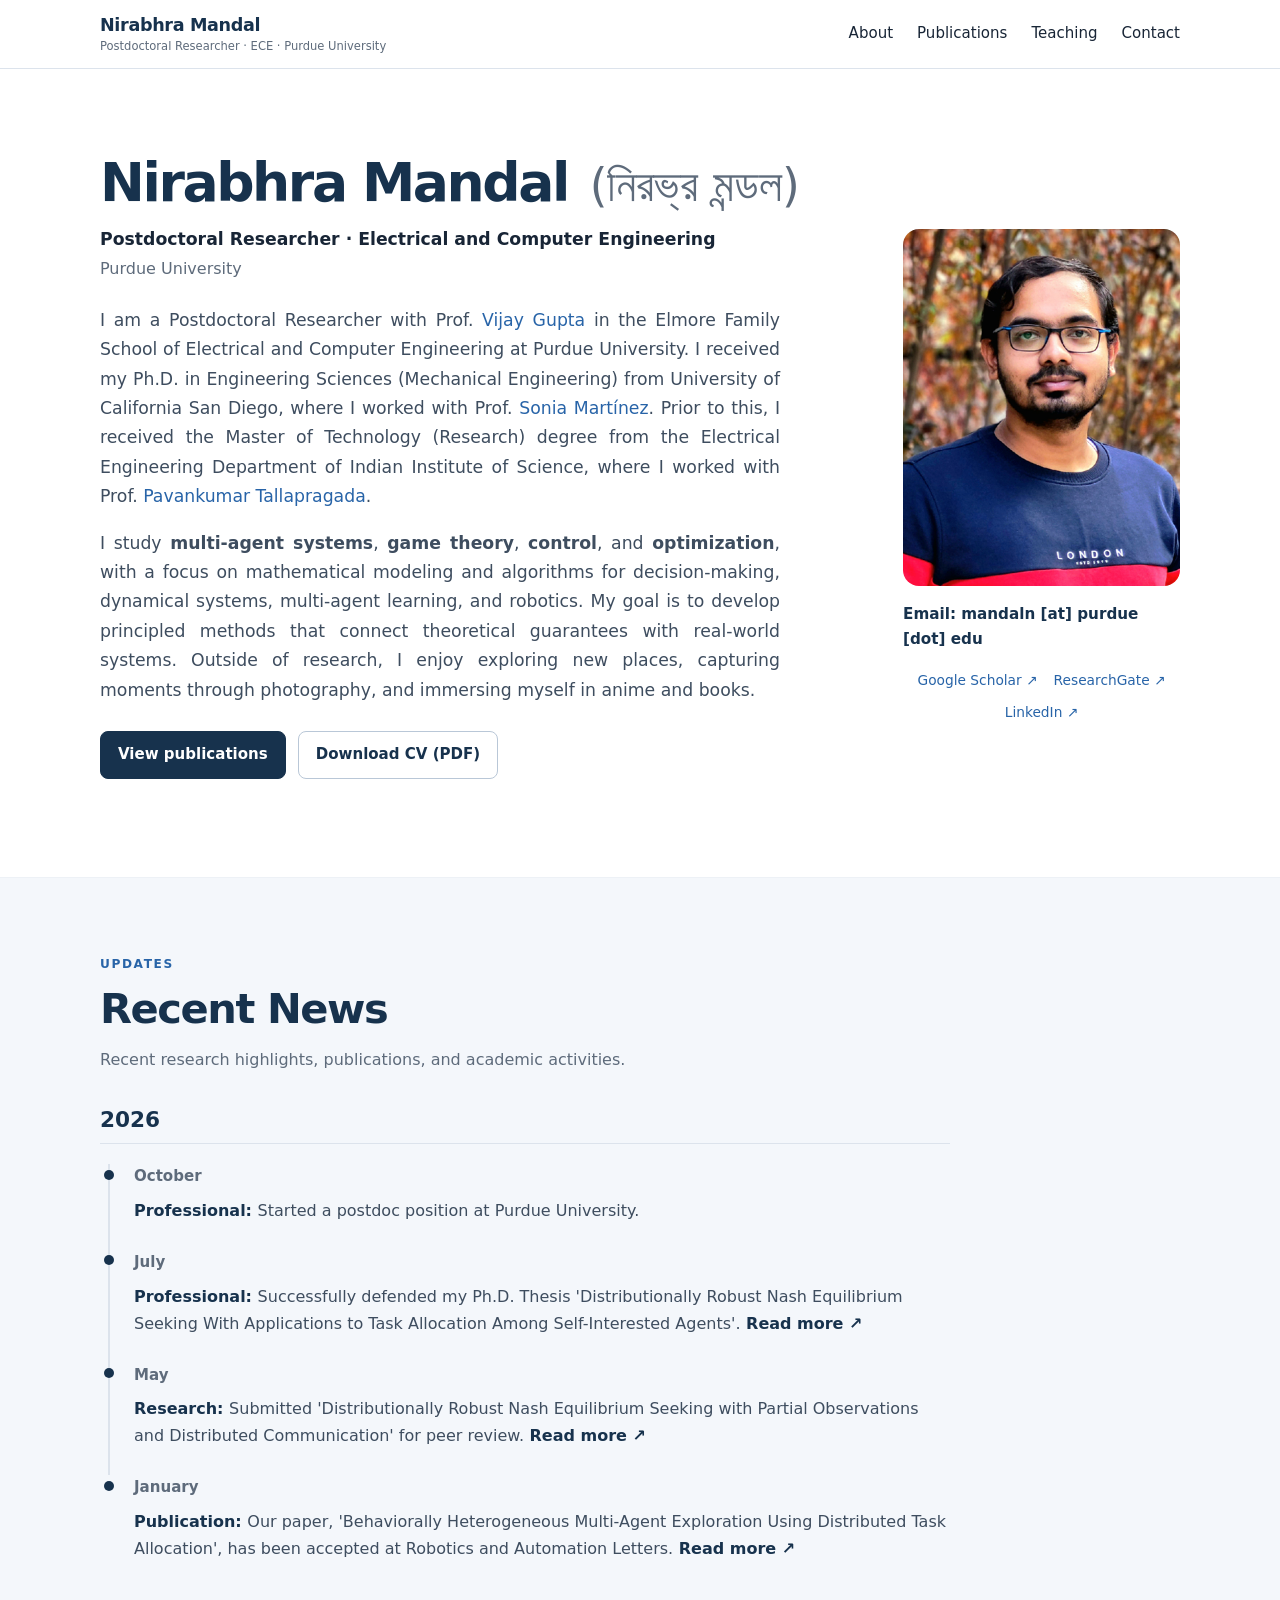
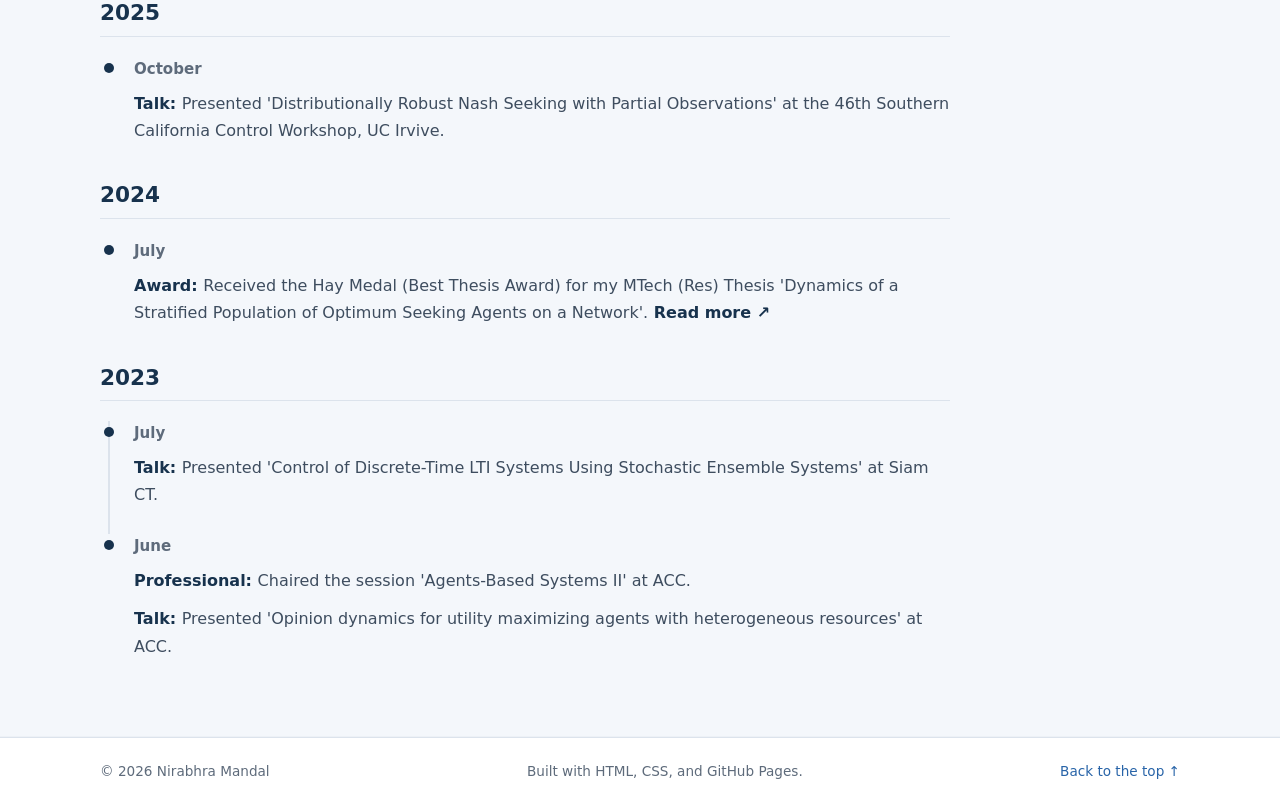
<file: index.html>
<!doctype html>
<html lang="en">
<head>
  <meta charset="utf-8">
  <meta name="viewport" content="width=device-width, initial-scale=1">
  <meta name="description" content="Academic website and publications of Nirabhra Mandal.">
  <title>About | Nirabhra Mandal</title>
  <link rel="stylesheet" href="styles.css">
  <script src="script.js" defer></script>
</head>

<body id="top">
  <a class="skip-link" href="#main">Skip to content</a>

  <header class="site-header">
    <nav class="nav wrap" aria-label="Main navigation">
      <a class="brand" href="index.html">
        <span class="brand-name">
          Nirabhra Mandal <!--<span class="bengali-name">(নিরভ্র মন্ডল)</span> -->
        </span>
        <span class="brand-subtitle">Postdoctoral Researcher · ECE · Purdue University</span>
      </a>

      <button class="nav-toggle" id="nav-toggle" aria-expanded="false" aria-controls="nav-links">Menu</button>

      <div class="nav-links" id="nav-links">
        <a href="index.html" class="active" aria-current="page">About</a>
        <a href="publications.html">Publications</a>
        <a href="teaching.html">Teaching</a>
        <a href="contact.html">Contact</a>
      </div>
    </nav>
  </header>

  <main id="main">
    <section class="hero wrap" id="home">
      <div class="hero-copy">
        <h1>
          Nirabhra Mandal <span class="bengali-name">(নিরভ্র মন্ডল)</span>
        </h1>

        <p class="role">Postdoctoral Researcher · Electrical and Computer Engineering</p>
        <p class="institution">Purdue University</p>

        <p class="intro">I am a Postdoctoral Researcher with Prof. <a href="https://engineering.purdue.edu/Vijay-Gupta" class="no-underline">Vijay Gupta</a> in the Elmore Family School of Electrical and Computer Engineering at Purdue University. I received my Ph.D. in Engineering Sciences (Mechanical Engineering) from University of California San Diego, where I worked with Prof. <a href="https://jacobsschool.ucsd.edu/people/profile/sonia-martinez" class="no-underline">Sonia Martínez</a>. Prior to this, I received the Master of Technology (Research) degree from the Electrical Engineering Department of Indian Institute of Science, where I worked with Prof. <a href="https://pavan-tallapragada.github.io/" class="no-underline">Pavankumar Tallapragada</a>.</p>

        <p class="intro">I study <strong>multi-agent systems</strong>, <strong>game theory</strong>, <strong>control</strong>, and <strong>optimization</strong>, with a focus on mathematical modeling and algorithms for decision-making, dynamical systems, multi-agent learning, and robotics. My goal is to develop principled methods that connect theoretical guarantees with real-world systems. Outside of research, I enjoy exploring new places, capturing moments through photography, and immersing myself in anime and books.</p>

        <div class="hero-actions">
          <a class="button primary" href="publications.html">View publications</a>
          <a class="button secondary" href="assets/cv.pdf">Download CV (PDF)</a>
        </div>
      </div>

      <aside class="profile-column" aria-label="Contact and profile links">
        <div class="profile-photo-container">
          <img
            class="profile-photo"
            src="assets/profile.jpg"
            alt="Portrait of Nirabhra Mandal"
          >
        </div>

        <a class="profile-email" href="mailto:mandaln@purdue.edu">Email: mandaln [at] purdue [dot] edu</a>

        <div class="profile-social-links" aria-label="Academic and professional profiles">
          <a href="https://scholar.google.com/citations?user=F2m01i8AAAAJ&amp;hl=en" target="_blank" rel="noopener noreferrer">Google Scholar ↗</a>
          <a href="https://www.researchgate.net/profile/Nirabhra-Mandal?ev=hdr_xprf" target="_blank" rel="noopener noreferrer">ResearchGate ↗</a>
          <a href="https://www.linkedin.com/in/nirabhra-mandal-a826bb127/" target="_blank" rel="noopener noreferrer">LinkedIn ↗</a>
        </div>
      </aside>
    </section>

    <!-- Recent News -->
    <section class="section section-tint" id="news">
      <div class="wrap">
        <div class="section-heading">
          <p class="eyebrow">Updates</p>
          <h2>Recent News</h2>
          <p class="section-description">
            Recent research highlights, publications, and academic activities.
          </p>
        </div>

        <div class="news-list" id="news-list" aria-live="polite">
          <p>Loading news...</p>
        </div>
      </div>
    </section>
  </main>

  <footer class="site-footer">
    <div class="wrap footer-inner">
      <span>© <span id="year"></span> Nirabhra Mandal</span>
      <span>Built with HTML, CSS, and GitHub Pages.</span>
      <a href="#top">Back to the top ↑</a>
    </div>
  </footer>
</body>
</html>
</file>
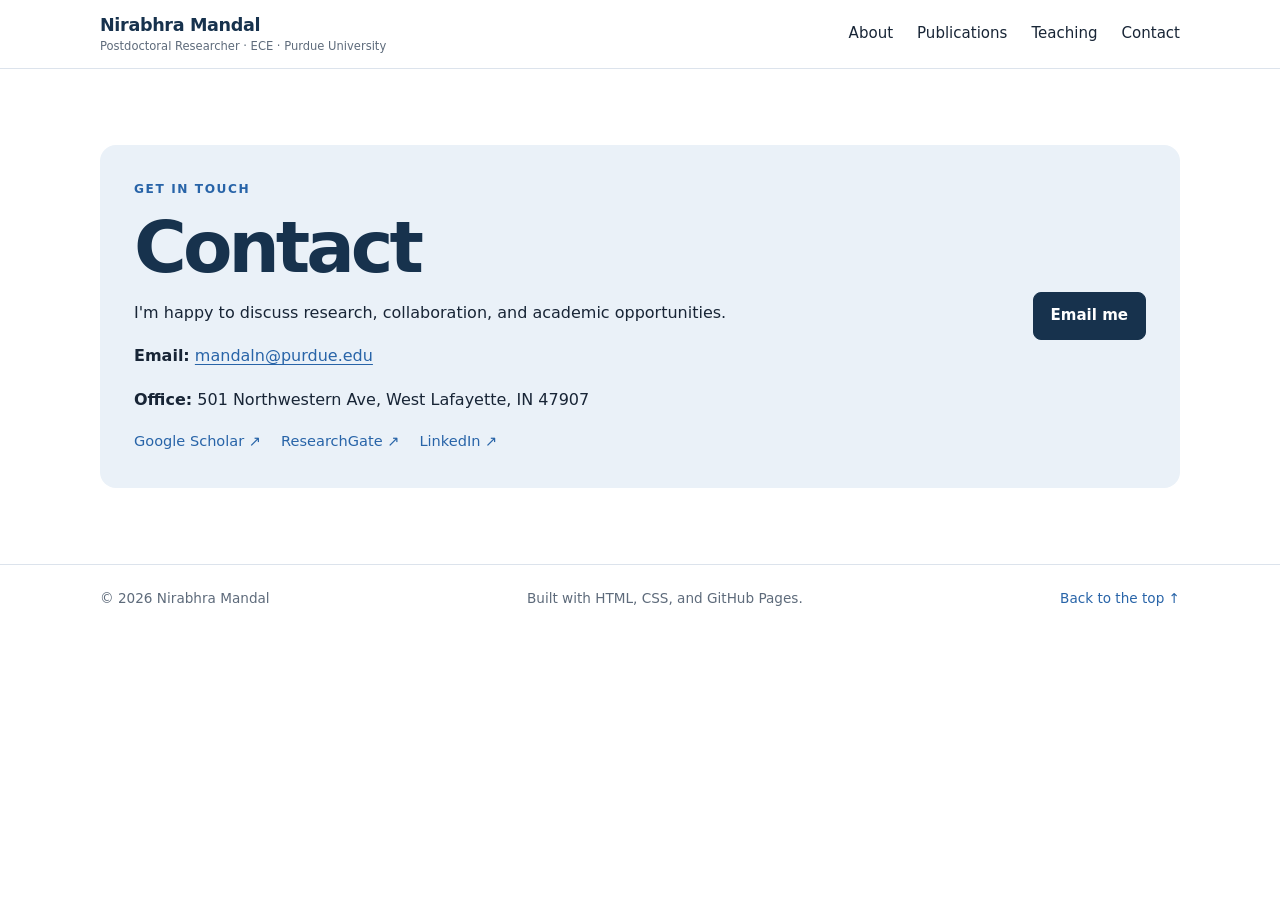
<file: contact.html>
<!doctype html>
<html lang="en">
<head>
  <meta charset="utf-8">
  <meta name="viewport" content="width=device-width, initial-scale=1">
  <meta name="description" content="Academic website and publications of Nirabhra Mandal.">
  <title>Contact | Nirabhra Mandal</title>
  <link rel="stylesheet" href="styles.css">
  <script src="script.js" defer></script>
</head>
<body id="top">
  <a class="skip-link" href="#main">Skip to content</a>
<header class="site-header">
  <nav class="nav wrap" aria-label="Main navigation">
    <a class="brand" href="index.html">
      <span class="brand-name">Nirabhra Mandal</span>
      <span class="brand-subtitle">Postdoctoral Researcher · ECE · Purdue University</span>
    </a>
    <button class="nav-toggle" id="nav-toggle" aria-expanded="false" aria-controls="nav-links">Menu</button>
    <div class="nav-links" id="nav-links">
      <a href="index.html" >About</a>
      <a href="publications.html" >Publications</a>
      <a href="teaching.html" >Teaching</a>
      <a href="contact.html" class="active" aria-current="page">Contact</a>
    </div>
  </nav>
</header>
  <main id="main">
    <section class="section wrap" id="contact">
      <div class="contact-panel">
        <div>
          <p class="eyebrow">Get in touch</p>
          <h1>Contact</h1>
          <p>I'm happy to discuss research, collaboration, and academic opportunities.</p>
          <p><strong>Email:</strong> <a href="mailto:mandaln@purdue.edu">mandaln@purdue.edu</a></p>
          <p><strong>Office:</strong> 501 Northwestern Ave, West Lafayette, IN 47907</p>
          <!-- <p><a href="https://scholar.google.com/citations?user=F2m01i8AAAAJ&amp;hl=en" target="_blank" rel="noopener noreferrer">Google Scholar ↗</a></p> -->
          <div class="social-links">
            <a href="https://scholar.google.com/citations?user=F2m01i8AAAAJ&amp;hl=en" target="_blank" rel="noopener noreferrer">Google Scholar ↗</a>
            <a href="https://www.researchgate.net/profile/Nirabhra-Mandal?ev=hdr_xprf" target="_blank" rel="noopener noreferrer">ResearchGate ↗</a>
            <a href="https://www.linkedin.com/in/nirabhra-mandal-a826bb127/" target="_blank" rel="noopener noreferrer">LinkedIn ↗</a>
          </div>
        </div>
        <a class="button primary" href="mailto:mandaln@purdue.edu">Email me</a>
      </div>
    </section>
  </main>
  <footer class="site-footer">
  <div class="wrap footer-inner">
    <span>© <span id="year"></span> Nirabhra Mandal</span>
    <span>Built with HTML, CSS, and GitHub Pages.</span>
    <a href="#top">Back to the top ↑</a>
  </div>
</footer>
</body>
</html>
</file>
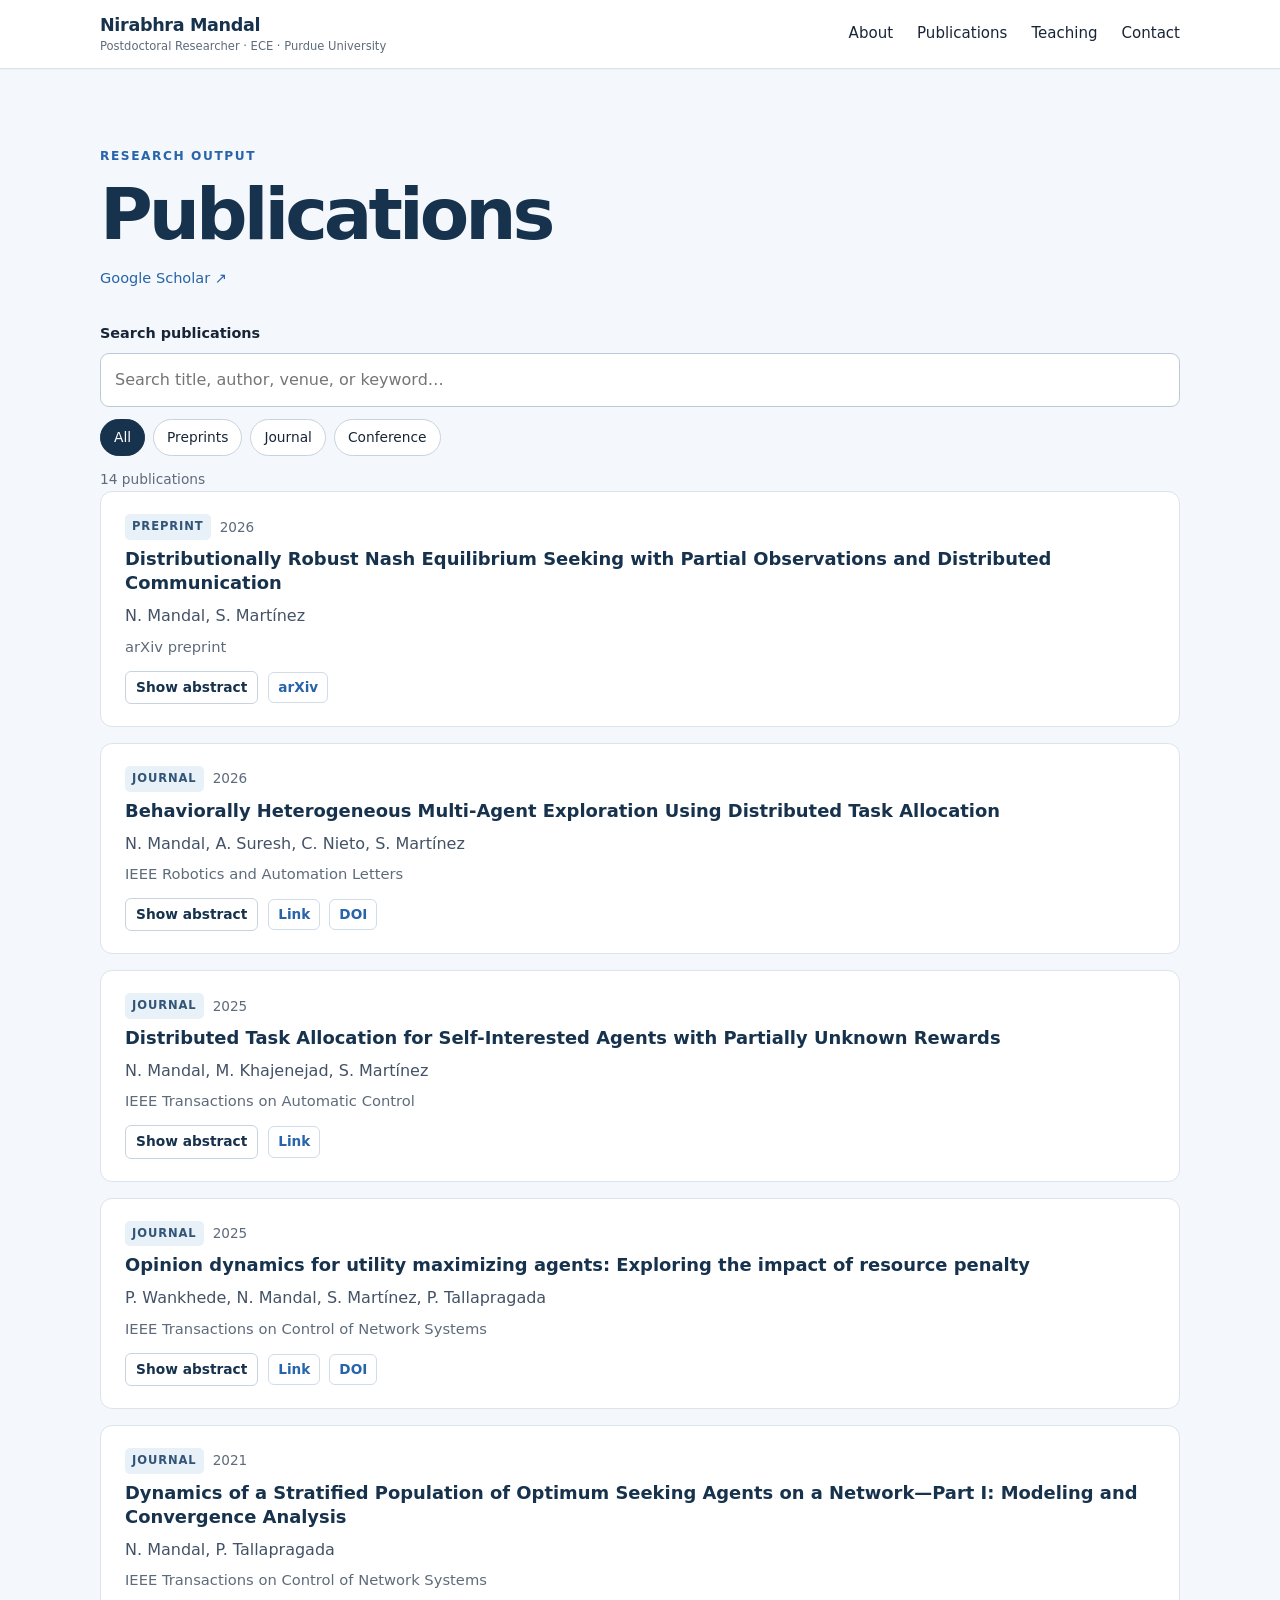
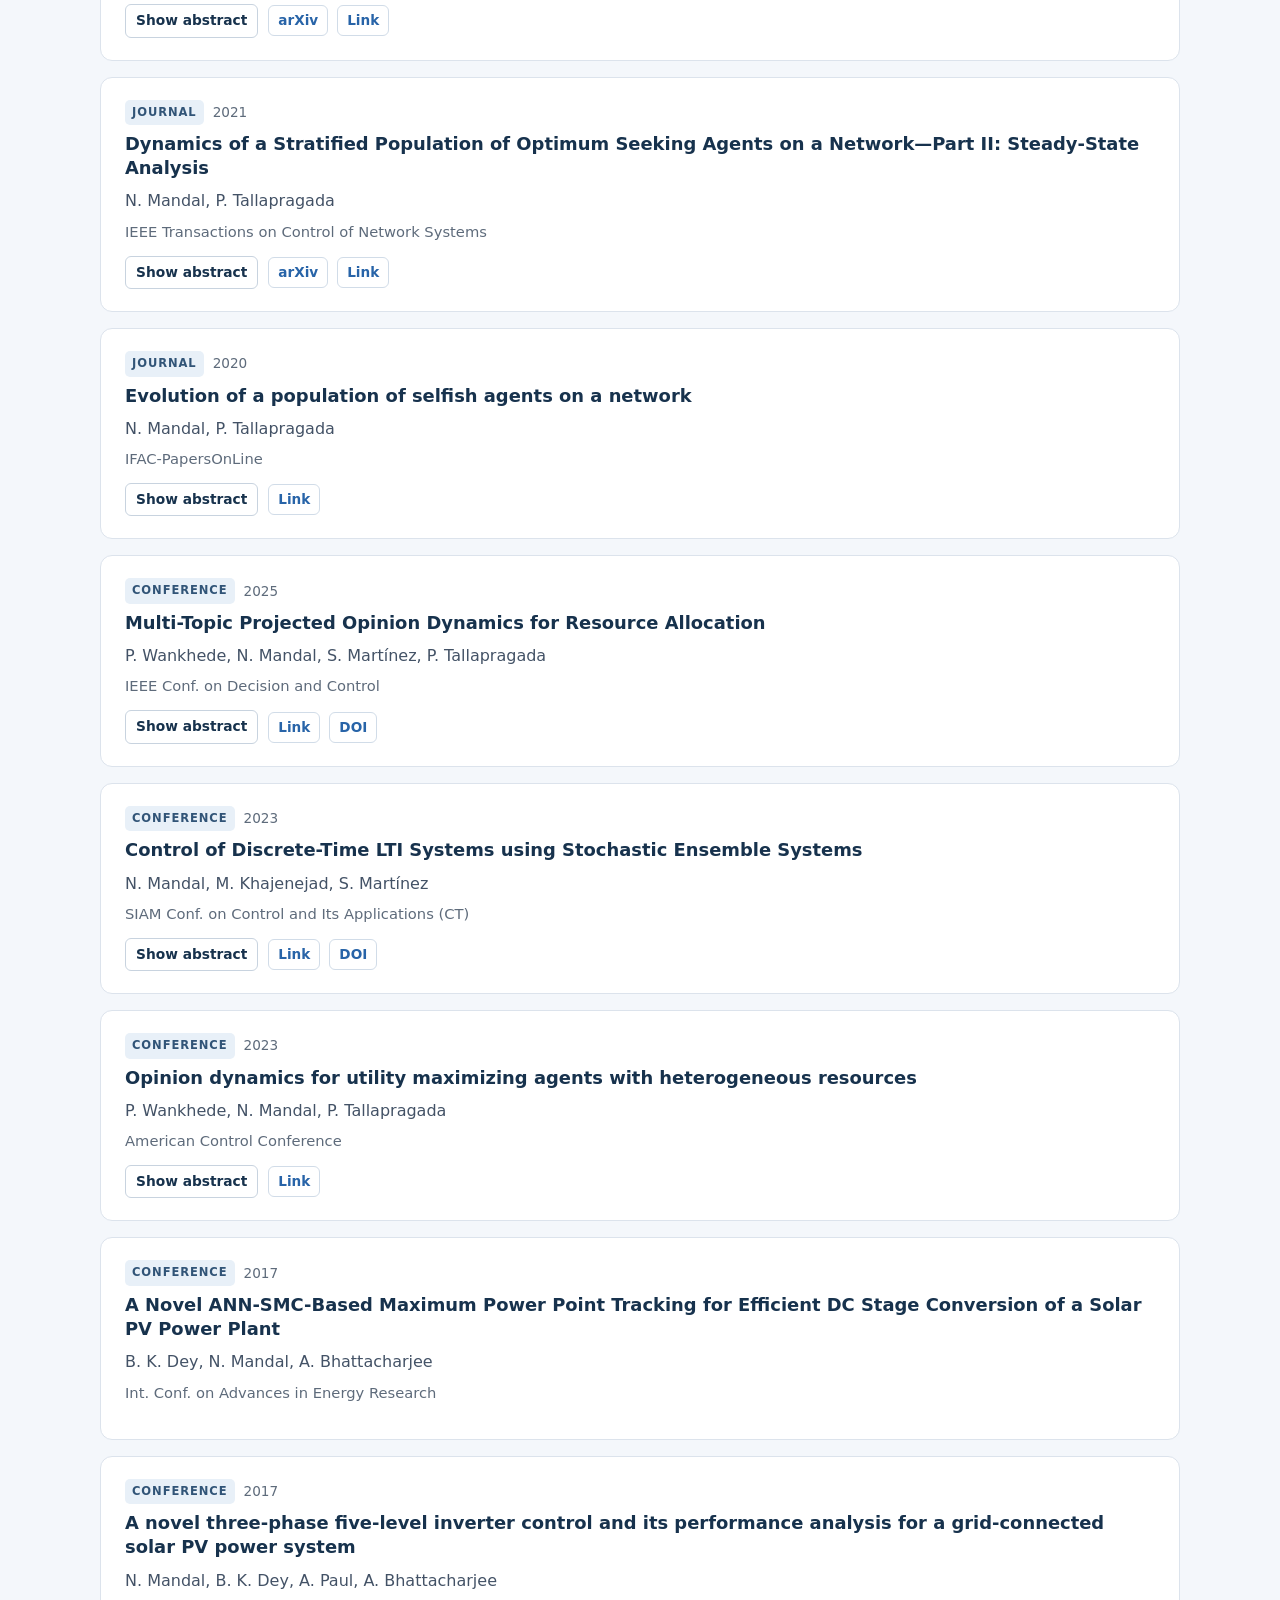
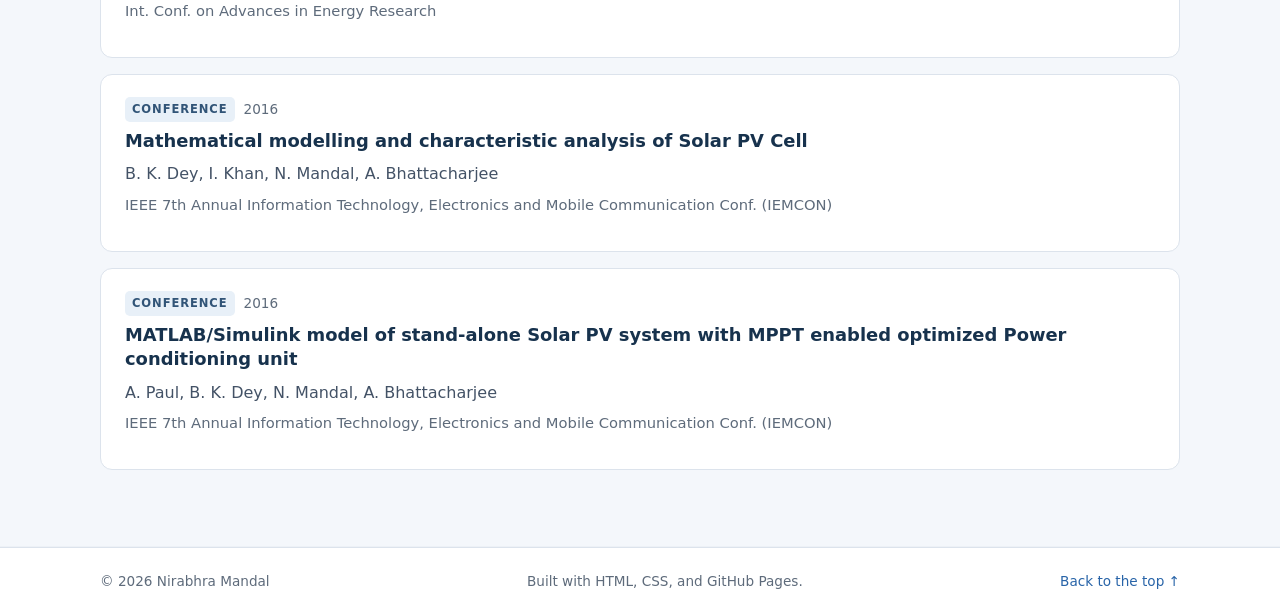
<file: publications.html>
<!doctype html>
<html lang="en">
<head>
  <meta charset="utf-8">
  <meta name="viewport" content="width=device-width, initial-scale=1">
  <meta name="description" content="Academic website and publications of Nirabhra Mandal.">
  <title>Publications | Nirabhra Mandal</title>
  <link rel="stylesheet" href="styles.css">
  <script src="script.js" defer></script>
</head>
<body id="top">
  <a class="skip-link" href="#main">Skip to content</a>
<header class="site-header">
  <nav class="nav wrap" aria-label="Main navigation">
    <a class="brand" href="index.html">
      <span class="brand-name">Nirabhra Mandal</span>
      <span class="brand-subtitle">Postdoctoral Researcher · ECE · Purdue University</span>
    </a>
    <button class="nav-toggle" id="nav-toggle" aria-expanded="false" aria-controls="nav-links">Menu</button>
    <div class="nav-links" id="nav-links">
      <a href="index.html" >About</a>
      <a href="publications.html" class="active" aria-current="page">Publications</a>
      <a href="teaching.html" >Teaching</a>
      <a href="contact.html" >Contact</a>
    </div>
  </nav>
</header>
  <main id="main">
    <section class="section section-tint" id="publications">
      <div class="wrap">
        <div class="section-heading">
          <p class="eyebrow">Research output</p>
          <h1>Publications</h1>
          <!-- <p class="section-description">Search the publication list or filter by publication type. Add or edit papers in <code>publications.json</code>.</p> -->
          <div class="social-links">
            <a href="https://scholar.google.com/citations?user=F2m01i8AAAAJ&amp;hl=en" target="_blank" rel="noopener noreferrer">Google Scholar ↗</a>
          </div>
        </div>
        <div class="publication-tools">
          <label class="search-label" for="publication-search">Search publications</label>
          <input id="publication-search" type="search" placeholder="Search title, author, venue, or keyword…">
          <div id="type-filters" class="filter-row" aria-label="Filter by publication type">
            <button class="filter active" data-type="all" aria-pressed="true">All</button>
            <button class="filter" data-type="preprint" aria-pressed="false">Preprints</button>
            <button class="filter" data-type="journal" aria-pressed="false">Journal</button>
            <button class="filter" data-type="conference" aria-pressed="false">Conference</button>
          </div>
          <p class="result-count" id="result-count" aria-live="polite"></p>
        </div>
        <div id="publication-list" class="publication-list">
          <p>Loading publications…</p>
        </div>
      </div>
    </section>
  </main>
  <footer class="site-footer">
  <div class="wrap footer-inner">
    <span>© <span id="year"></span> Nirabhra Mandal</span>
    <span>Built with HTML, CSS, and GitHub Pages.</span>
    <a href="#top">Back to the top ↑</a>
  </div>
</footer>
</body>
</html>
</file>
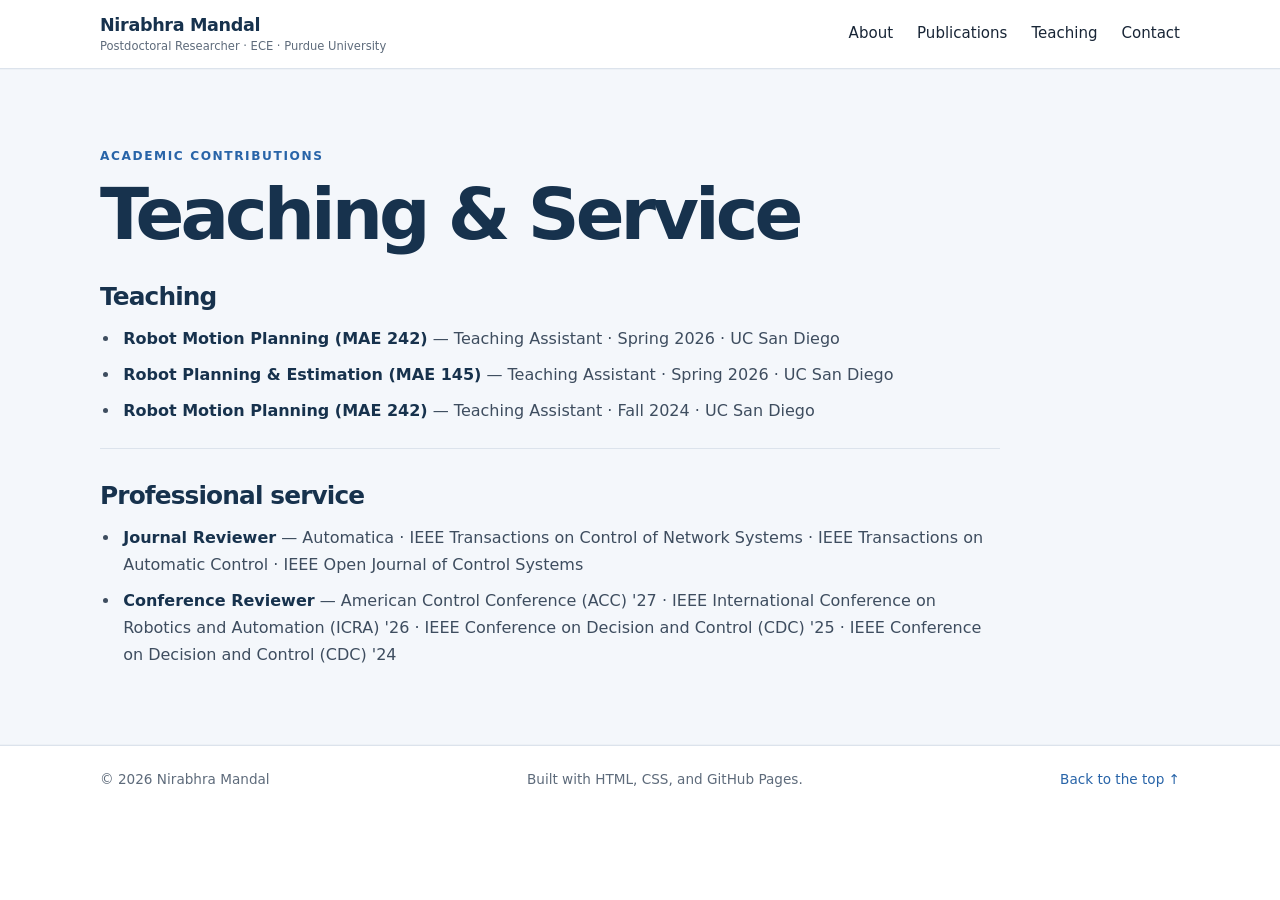
<file: teaching.html>
<!doctype html>
<html lang="en">
<head>
  <meta charset="utf-8">
  <meta name="viewport" content="width=device-width, initial-scale=1">
  <meta name="description" content="Academic website and publications of Nirabhra Mandal.">
  <title>Teaching & Service | Nirabhra Mandal</title>
  <link rel="stylesheet" href="styles.css">
  <script src="script.js" defer></script>
</head>
<body id="top">
  <a class="skip-link" href="#main">Skip to content</a>
<header class="site-header">
  <nav class="nav wrap" aria-label="Main navigation">
    <a class="brand" href="index.html">
      <span class="brand-name">Nirabhra Mandal</span>
      <span class="brand-subtitle">Postdoctoral Researcher · ECE · Purdue University</span>
    </a>
    <button class="nav-toggle" id="nav-toggle" aria-expanded="false" aria-controls="nav-links">Menu</button>
    <div class="nav-links" id="nav-links">
      <a href="index.html" >About</a>
      <a href="publications.html" >Publications</a>
      <a href="teaching.html" class="active" aria-current="page">Teaching</a>
      <a href="contact.html" >Contact</a>
    </div>
  </nav>
</header>
  <main id="main">
    <section class="section section-tint" id="teaching">
      <div class="wrap">
        <div class="section-heading">
          <p class="eyebrow">Academic contributions</p>
          <h1>Teaching &amp; Service</h1>
          <!-- <p class="section-description">
            Teaching experience, professional service, and selected awards.
            Add or update entries in <code>teaching.json</code>.
          </p> -->
        </div>
        <div class="teaching-data" id="teaching-data" aria-live="polite">
          <p>Loading teaching and service entries...</p>
        </div>
      </div>
    </section>
  </main>
  <footer class="site-footer">
  <div class="wrap footer-inner">
    <span>© <span id="year"></span> Nirabhra Mandal</span>
    <span>Built with HTML, CSS, and GitHub Pages.</span>
    <a href="#top">Back to the top ↑</a>
  </div>
</footer>
</body>
</html>
</file>
<file: styles.css>
:root {
  --ink: #182536;
  --muted: #5e6b7b;
  --navy: #17324d;
  --blue: #2864a8;
  --pale: #f4f7fb;
  --line: #dce3ec;
  --white: #fff;
  --max-width: 1080px;
}
* { box-sizing: border-box; }
html { scroll-behavior: smooth; scroll-padding-top: 85px; }
body { margin: 0; color: var(--ink); background: var(--white); font: 16px/1.7 system-ui, -apple-system, BlinkMacSystemFont, "Segoe UI", sans-serif; }
a { color: var(--blue); text-underline-offset: 3px; }
a:hover { color: #153d70; }
.wrap { width: min(var(--max-width), calc(100% - 40px)); margin-inline: auto; }
.skip-link { position: absolute; left: -9999px; top: 0; }
.skip-link:focus { left: 1rem; z-index: 100; background: white; padding: .5rem; }
.site-header { position: sticky; top: 0; z-index: 20; background: rgba(255,255,255,.96); border-bottom: 1px solid var(--line); backdrop-filter: blur(10px); }
.nav { min-height: 68px; display: flex; align-items: center; justify-content: space-between; gap: 24px; }

.brand {
  display: flex;
  flex-direction: column;
  align-items: flex-start;
  color: var(--navy);
  font-weight: 800;
  text-decoration: none;
  letter-spacing: -0.02em;
  line-height: 1.3;
}

.brand-name {
  display: block;
  font-size: 1.1rem;
  font-weight: 800;
  color: var(--navy);
  letter-spacing: -0.02em;
}

.brand-subtitle {
  display: block;
  font-size: 0.72rem;
  font-weight: 400;
  color: var(--muted);
  letter-spacing: 0;
  margin-top: 3px;
}

.bengali-name {
  white-space: nowrap;
  font-size: 0.75em;
  font-weight: 400;
  color: var(--muted);
  margin-left: 5px;
}

.nav-links { display: flex; gap: 24px; align-items: center; }
.nav-links a { color: var(--ink); text-decoration: none; font-size: .94rem; }
.nav-links a:hover { color: var(--blue); }
.nav-toggle { display: none; border: 1px solid var(--line); background: white; padding: .45rem .7rem; border-radius: 8px; }
.hero { display: grid; grid-template-columns: minmax(0, 1.5fr) minmax(260px, .8fr); gap: 60px; align-items: center; padding-block: 86px 78px; }
.eyebrow { color: var(--blue); text-transform: uppercase; letter-spacing: .13em; font-size: .76rem; font-weight: 800; margin: 0 0 10px; }
h1, h2, h3, p { margin-top: 0; }
h1 { color: var(--navy); font-size: clamp(2.7rem, 7vw, 4.5rem); line-height: 1.05; letter-spacing: -.055em; margin-bottom: 14px; }
h2 { color: var(--navy); font-size: clamp(1.9rem, 4vw, 2.6rem); line-height: 1.2; letter-spacing: -.035em; margin-bottom: 12px; }
h3 { color: var(--navy); font-size: 1.12rem; line-height: 1.35; }
.role { font-size: 1.08rem; font-weight: 650; margin-bottom: 0; }
.institution { color: var(--muted); margin-bottom: 24px; }
.intro { max-width: 680px; color: #3e4d5f; font-size: 1.08rem; text-align: justify;}
.hero-actions, .social-links { display: flex; flex-wrap: wrap; align-items: center; gap: 12px; }
.hero-actions { margin: 26px 0 20px; }
.button { display: inline-flex; align-items: center; justify-content: center; padding: 10px 17px; border-radius: 8px; text-decoration: none; font-weight: 700; font-size: .94rem; }
.button.primary { color: white; background: var(--navy); border: 1px solid var(--navy); }
.button.primary:hover { background: #254a6c; }
.button.secondary { color: var(--navy); background: white; border: 1px solid #b9c7d7; }
.social-links { gap: 20px; font-size: .91rem; }
.social-links a { text-decoration: none; }
.profile-card { border: 1px solid var(--line); border-radius: 18px; padding: 28px; box-shadow: 0 16px 40px rgba(23,50,77,.08); background: white; }
/* .avatar { display: grid; place-items: center; width: 76px; height: 76px; border-radius: 50%; background: #e3edf8; color: var(--navy); font-size: 1.5rem; font-weight: 800; margin-bottom: 18px; } */
.avatar {
  display: block;
  width: 150px;
  height: 150px;
  border-radius: 0;
  object-fit: cover;
  object-position: center;
  margin-bottom: 18px;
}
.profile-name { font-size: 1.15rem; font-weight: 800; margin-bottom: 0; }
.muted, .section-description { color: var(--muted); }
.profile-line { display: flex; justify-content: space-between; gap: 16px; padding-top: 12px; margin-top: 12px; border-top: 1px solid var(--line); font-size: .88rem; }
.profile-line > :first-child { color: var(--muted); }
.profile-line > :last-child { text-align: right; overflow-wrap: anywhere; }
.section { padding-block: 76px; }
.section-tint { background: var(--pale); border-block: 1px solid #edf1f6; }
.section-heading { margin-bottom: 30px; }
.section-description { max-width: 720px; margin-bottom: 0; }
.prose { max-width: 820px; color: #3e4d5f; }
.prose h3 { margin-top: 26px; }
.prose li { margin-bottom: 8px; }
/* .publication-tools { max-width: 760px; margin-bottom: 26px; } */
.publication-tools {
  width: 100%;
  box-sizing: border-box;
}

#publication-search {
  display: block;
  width: 100%;
  box-sizing: border-box;
}
.search-label { display: block; font-size: .9rem; font-weight: 700; margin-bottom: 8px; }
#publication-search { width: 100%; border: 1px solid #bdc9d7; border-radius: 9px; background: white; padding: 12px 14px; font: inherit; }
#publication-search:focus { outline: 3px solid #c8def7; border-color: var(--blue); }
.filter-row { display: flex; flex-wrap: wrap; gap: 8px; margin-top: 12px; }
.filter { border: 1px solid #c8d3df; color: var(--ink); background: white; border-radius: 999px; padding: 6px 13px; cursor: pointer; font: inherit; font-size: .86rem; }
.filter.active { background: var(--navy); color: white; border-color: var(--navy); }
.result-count { color: var(--muted); font-size: .86rem; margin: 12px 0 0; }
.publication-list { display: grid; gap: 16px; }
.paper { padding: 22px 24px; border: 1px solid var(--line); border-radius: 12px; background: white; }
.paper h3 { font-size: 1.12rem; margin-bottom: 7px; }
.paper .authors { color: #435266; margin-bottom: 4px; }
.paper .venue { color: var(--muted); font-size: .92rem; margin-bottom: 12px; }
.paper .abstract { color: #435266; font-size: .94rem; margin-bottom: 13px; }
.paper-links { display: flex; flex-wrap: wrap; gap: 9px; }
.paper-links a { display: inline-block; border: 1px solid #d1dce8; border-radius: 6px; padding: 3px 9px; text-decoration: none; font-size: .85rem; font-weight: 700; }
.paper-meta { display: flex; align-items: center; gap: 9px; flex-wrap: wrap; margin-bottom: 7px; }
.paper-type { font-size: .72rem; text-transform: uppercase; letter-spacing: .08em; font-weight: 800; color: #315477; background: #e8f0f8; border-radius: 5px; padding: 3px 7px; }
.paper-year { color: var(--muted); font-size: .85rem; }
.empty-state { color: var(--muted); padding: 24px; border: 1px dashed #bac7d5; border-radius: 10px; }
.interest-grid { display: grid; grid-template-columns: repeat(3, 1fr); gap: 18px; }
.interest-card { border: 1px solid var(--line); border-radius: 13px; padding: 24px; }
.interest-card p { color: var(--muted); margin-bottom: 0; }
.interest-number { display: inline-block; color: var(--blue); font-size: .8rem; font-weight: 800; margin-bottom: 18px; }
.split-section { display: grid; grid-template-columns: .8fr 1.2fr; gap: 60px; }
.contact-panel { display: flex; justify-content: space-between; align-items: center; gap: 28px; padding: 34px; border-radius: 16px; background: #eaf1f8; }
.contact-panel p:last-child { margin-bottom: 0; color: #435266; }
.site-footer { border-top: 1px solid var(--line); padding-block: 22px; color: var(--muted); font-size: .85rem; }
.footer-inner { display: flex; justify-content: space-between; gap: 16px; flex-wrap: wrap; }
.footer-inner a { text-decoration: none; }
.no-underline { text-decoration: none; }


.profile-column {
  display: flex;
  flex-direction: column;
  align-items: center;
  gap: 1rem;
  min-width: 0;
}

.profile-photo-container {
  display: flex;
  justify-content: center;
  align-items: flex-start;
  width: 100%;
  background: none;
  border: none;
  box-shadow: none;
  padding: 0;
}

.profile-photo {
  display: block;
  width: min(100%, 310px);
  height: auto;
  aspect-ratio: 413 / 531;
  object-fit: cover;
  object-position: center;
  border-radius: 16px;
}

.profile-email {
  color: var(--navy);
  font-size: 0.95rem;
  font-weight: 650;
  text-decoration: none;
}

.profile-email:hover {
  text-decoration: underline;
}

.profile-social-links {
  display: flex;
  flex-wrap: wrap;
  justify-content: center;
  align-items: center;
  gap: 0.5rem 1rem;
  font-size: 0.86rem;
  text-align: center;
}

.profile-social-links a {
  text-decoration: none;
  white-space: nowrap;
}



/* Recent news grouped by year and month */
.news-list {
  max-width: 850px;
  margin-top: 2rem;
}

.news-year {
  margin-top: 2.25rem;
}

.news-year:first-child {
  margin-top: 0;
}

.news-year-heading {
  font-size: 1.35rem;
  font-weight: 750;
  margin: 0 0 1.25rem;
  padding-bottom: 0.55rem;
  border-bottom: 1px solid var(--line);
}

.news-month {
  position: relative;
  margin-left: 0.5rem;
  padding: 0 0 1.6rem 1.5rem;
  border-left: 2px solid var(--line);
}

.news-month::before {
  content: "";
  position: absolute;
  left: -6px;
  top: 0.35rem;
  width: 10px;
  height: 10px;
  border-radius: 50%;
  background: var(--navy);
}

.news-month:last-child {
  padding-bottom: 0;
  border-left-color: transparent;
}

.news-date {
  display: block;
  color: var(--muted);
  font-size: 0.94rem;
  font-weight: 750;
  margin-bottom: 0.45rem;
}

.news-entries {
  display: grid;
  gap: 0.7rem;
  margin: 0;
  padding: 0;
  list-style: none;
}

.news-entry {
  color: #3e4d5f;
  line-height: 1.7;
}

.news-entry strong {
  color: var(--navy);
}

.news-content a {
  color: var(--navy);
  font-weight: 650;
  text-decoration: none;
}

.news-content a:hover {
  text-decoration: underline;
}

/* Teaching, professional service, and awards */
.teaching-data {
  max-width: 900px;
  display: grid;
  gap: 2rem;
}

.teaching-category {
  padding-bottom: 1.5rem;
  border-bottom: 1px solid var(--line);
}

.teaching-category:last-child {
  padding-bottom: 0;
  border-bottom: 0;
}

.teaching-category h2 {
  font-size: 1.55rem;
  margin-bottom: 0.8rem;
}

.teaching-list {
  margin: 0;
  padding-left: 1.25rem;
}

.teaching-list li {
  padding-left: 0.2rem;
  margin-bottom: 0.55rem;
  color: #3e4d5f;
}

.teaching-list li:last-child {
  margin-bottom: 0;
}

.teaching-list strong {
  color: var(--navy);
}

.teaching-empty {
  color: var(--muted);
  margin-bottom: 0;
}

.paper-actions {
  display: flex;
  align-items: center;
  flex-wrap: wrap;
  gap: 10px;
  margin-top: 8px;
}

.paper-actions .abstract-toggle {
  margin: 0;
}

.paper-actions .paper-links {
  display: flex;
  align-items: center;
  flex-wrap: wrap;
  gap: 9px;
}

.abstract-panel[hidden] {
  display: none;
}

@media (max-width: 600px) {
  .news-month {
    margin-left: 0.25rem;
    padding-left: 1.1rem;
  }

  .news-month::before {
    left: -6px;
  }
}

@media (max-width: 760px) {
  .hero { grid-template-columns: 1fr; gap: 30px; padding-block: 56px; }
  .profile-card { max-width: 480px; }
  .profile-column { max-width: 420px; margin-inline: auto; }
  .profile-photo { width: min(100%, 300px); }
  .nav-toggle { display: inline-block; }
  .nav { position: relative; }
  .nav-links { display: none; position: absolute; top: 67px; left: 0; right: 0; padding: 16px 20px 20px; background: white; border-bottom: 1px solid var(--line); flex-direction: column; align-items: flex-start; gap: 14px; }
  .nav-links.open { display: flex; }
  .section { padding-block: 54px; }
  .interest-grid, .split-section { grid-template-columns: 1fr; gap: 18px; }
  .contact-panel { align-items: flex-start; flex-direction: column; }
}
@media (prefers-reduced-motion: reduce) { html { scroll-behavior: auto; } }
@media (max-width: 600px) {
  .intro {text-align: left;}
}


/* Publication abstract toggle */
.abstract-toggle {
  display: inline-block;
  margin: 0 0 10px;
  padding: 4px 10px;
  border: 1px solid #c8d3df;
  border-radius: 6px;
  color: var(--navy);
  background: #fff;
  cursor: pointer;
  font: inherit;
  font-size: .86rem;
  font-weight: 700;
}

.abstract-toggle:hover {
  background: var(--pale);
  border-color: #9fb2c8;
}

.abstract-toggle:focus-visible {
  outline: 3px solid #c8def7;
  outline-offset: 2px;
}

.abstract-panel[hidden] {
  display: none;
}

.abstract-panel .abstract {
  margin-bottom: 13px;
}


/* Keep the English and Bengali names together on one line. */
.brand-name {
  white-space: nowrap;
}

.brand-name .bengali-name {
  font-size: 0.68em;
  white-space: nowrap;
}

.hero-copy h1 {
  white-space: nowrap;
  font-size: clamp(1.55rem, 4.5vw, 3.35rem);
  letter-spacing: -0.045em;
}

.hero-copy h1 .bengali-name {
  font-size: 0.85em;
  letter-spacing: 0;
  margin-left: 0.12em;
}

/* Keep the text column wide enough for the bilingual heading. */
.hero {
  grid-template-columns: minmax(0, 1.8fr) minmax(190px, 0.65fr);
  gap: 36px;
}

@media (max-width: 760px) {
  .hero-copy h1 {
    font-size: clamp(1.45rem, 5.2vw, 2.35rem);
  }

  .hero {
    grid-template-columns: 1fr;
    gap: 26px;
  }

}
</file>
